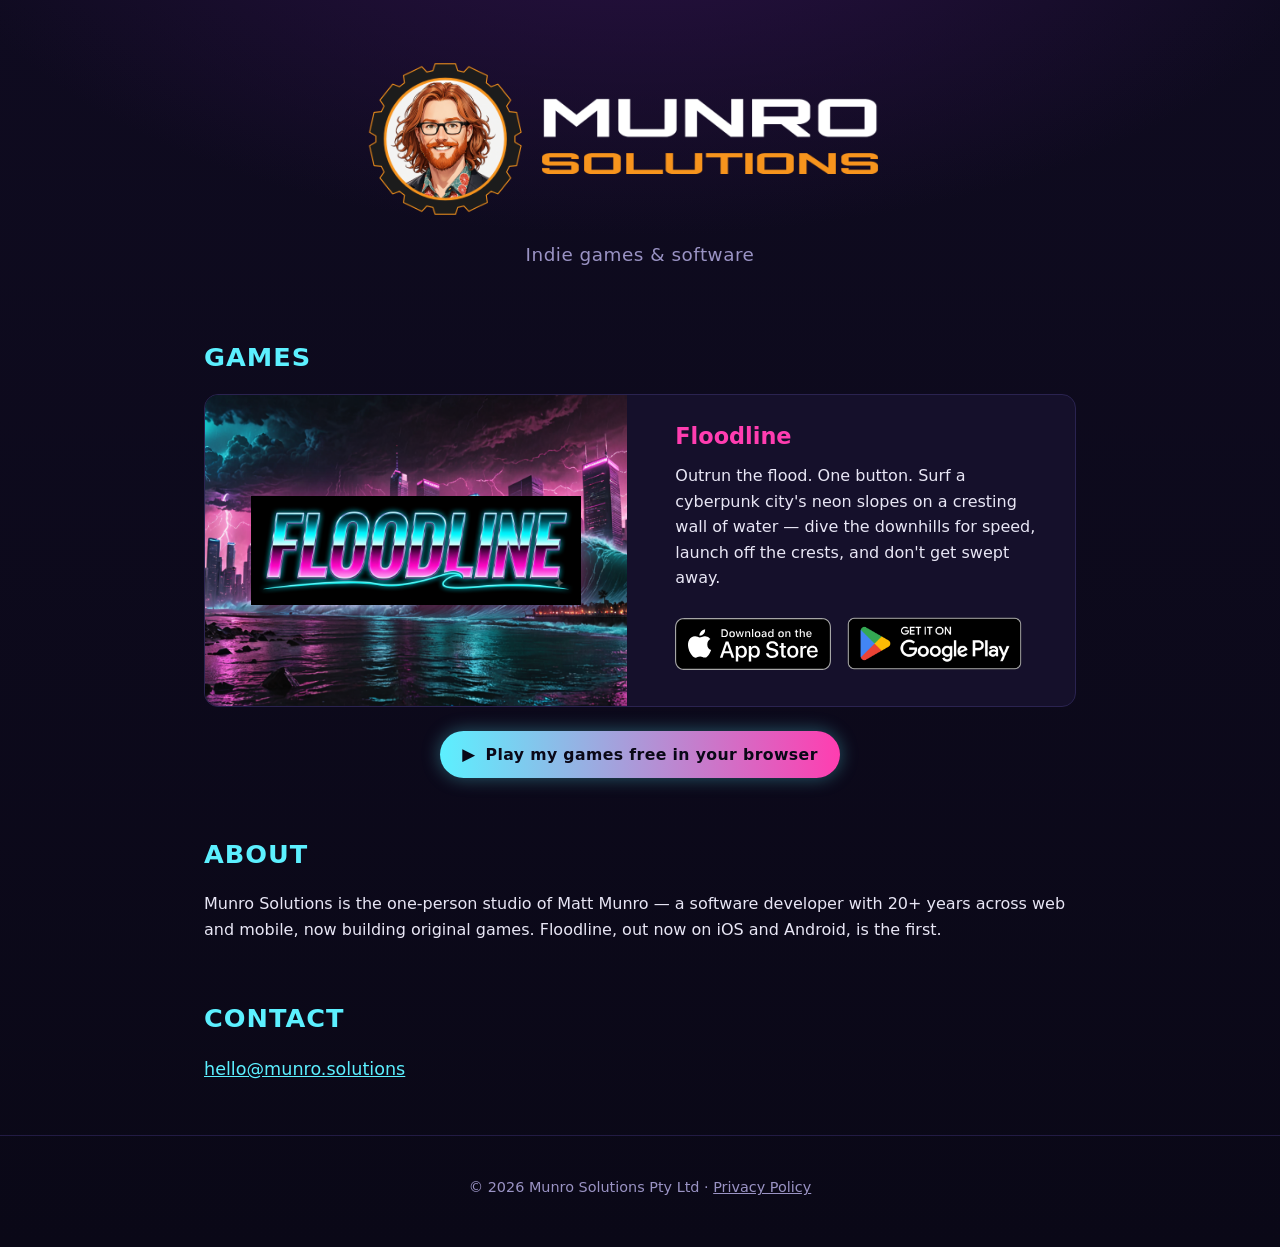
<file: index.html>
<!DOCTYPE html>
<html lang="en">
<head>
  <meta charset="UTF-8">
  <meta name="viewport" content="width=device-width, initial-scale=1.0">

  <!-- Google Analytics (GA4) -->
  <script async src="https://www.googletagmanager.com/gtag/js?id=G-HDTLFR20N0"></script>
  <script>
    window.dataLayer = window.dataLayer || [];
    function gtag(){dataLayer.push(arguments);}
    gtag('js', new Date());
    gtag('config', 'G-HDTLFR20N0');
  </script>

  <title>Munro Solutions — Indie Games & Software</title>
  <meta name="description" content="Munro Solutions — indie games and software by Matt Munro. Maker of Floodline.">

  <link rel="icon" href="assets/favicon.ico" sizes="any">
  <link rel="icon" type="image/png" sizes="32x32" href="assets/favicon-32.png">
  <link rel="icon" type="image/png" sizes="16x16" href="assets/favicon-16.png">
  <link rel="apple-touch-icon" href="assets/apple-touch-icon.png">

  <meta property="og:type" content="website">
  <meta property="og:url" content="https://munro.solutions">
  <meta property="og:title" content="Munro Solutions — Indie Games & Software">
  <meta property="og:description" content="The one-person indie studio of Matt Munro. Maker of Floodline.">
  <meta property="og:image" content="https://munro.solutions/assets/og.png">
  <meta name="twitter:card" content="summary_large_image">
  <meta name="twitter:title" content="Munro Solutions">
  <meta name="twitter:description" content="Indie games & software by Matt Munro. Maker of Floodline.">
  <meta name="twitter:image" content="https://munro.solutions/assets/og.png">

  <link rel="stylesheet" href="style.css">
</head>
<body>
  <header>
    <img class="logo" src="assets/munro-logo.png" alt="Munro Solutions">
    <p class="tagline">Indie games &amp; software</p>
  </header>

  <main class="wrap">
    <section id="games">
      <h2>Games</h2>
      <div class="game">
        <div class="art" style="background-image:url('assets/floodline-bg.png')">
          <div class="wordmark"><img src="assets/floodline-logo.png" alt="Floodline"></div>
        </div>
        <div class="body">
          <h3>Floodline</h3>
          <p>Outrun the flood. One button. Surf a cyberpunk city's neon slopes on a cresting wall of water — dive the downhills for speed, launch off the crests, and don't get swept away.</p>
          <div class="badges">
            <a class="badge badge-apple" href="https://apps.apple.com/app/id6790124017" target="_blank" rel="noopener">
              <img src="assets/app-store-badge.svg" alt="Download Floodline on the App Store">
            </a>
            <a class="badge badge-play" href="https://play.google.com/store/apps/details?id=com.munrosolutions.floodline" target="_blank" rel="noopener">
              <img src="assets/google-play-badge.png" alt="Get Floodline on Google Play">
            </a>
          </div>
        </div>
      </div>

      <p style="text-align:center;margin-top:24px">
        <a class="cta" href="https://munro.games"><span class="tri">&#9654;</span> Play my games free in your browser</a>
      </p>
    </section>

    <section id="about">
      <h2>About</h2>
      <p class="lead">Munro Solutions is the one-person studio of Matt Munro — a software developer with 20+ years across web and mobile, now building original games. Floodline, out now on iOS and Android, is the first.</p>
    </section>

    <section id="contact" class="contact">
      <h2>Contact</h2>
      <p><a href="mailto:hello@munro.solutions">hello@munro.solutions</a></p>
    </section>
  </main>

  <footer>
    <p>&copy; <span id="year">2026</span> Munro Solutions Pty Ltd &middot; <a href="privacy.html">Privacy Policy</a></p>
  </footer>

  <script>document.getElementById('year').textContent = new Date().getFullYear();</script>
</body>
</html>
</file>
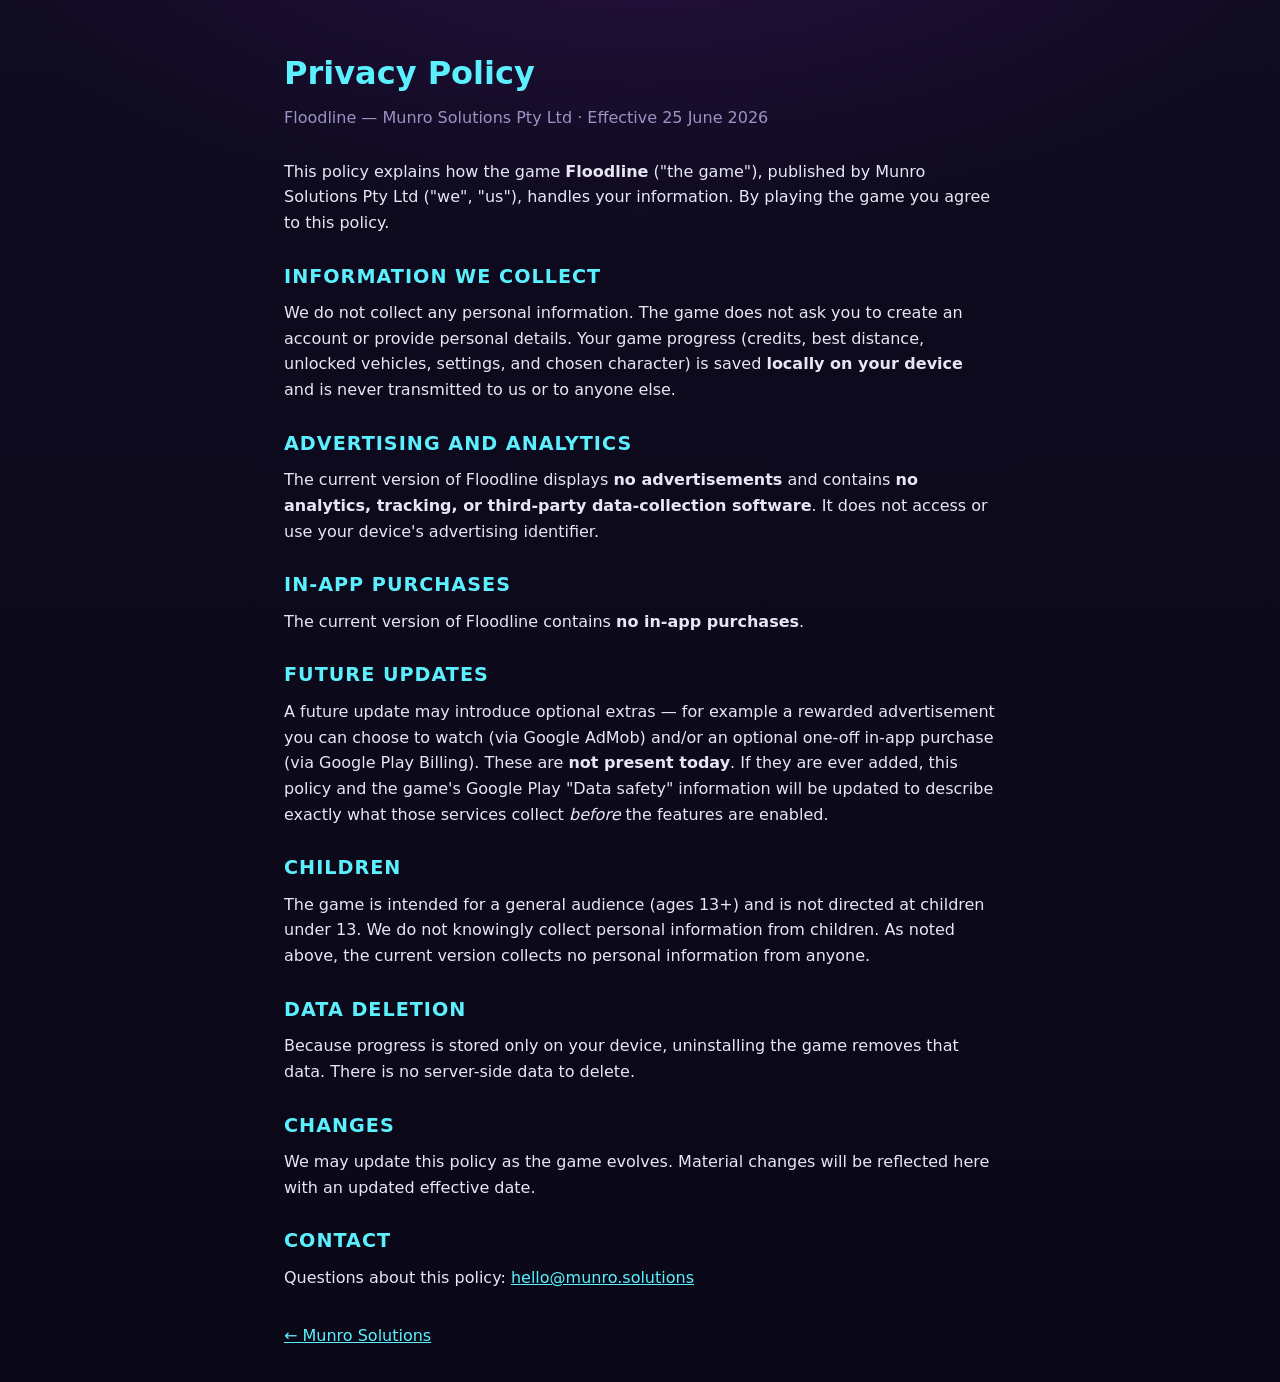
<file: privacy.html>
<!DOCTYPE html>
<html lang="en">
<head>
  <meta charset="UTF-8">
  <meta name="viewport" content="width=device-width, initial-scale=1.0">

  <!-- Google Analytics (GA4) -->
  <script async src="https://www.googletagmanager.com/gtag/js?id=G-HDTLFR20N0"></script>
  <script>
    window.dataLayer = window.dataLayer || [];
    function gtag(){dataLayer.push(arguments);}
    gtag('js', new Date());
    gtag('config', 'G-HDTLFR20N0');
  </script>

  <title>Privacy Policy — Floodline | Munro Solutions</title>
  <link rel="icon" href="assets/favicon.ico" sizes="any">
  <link rel="icon" type="image/png" sizes="32x32" href="assets/favicon-32.png">
  <link rel="apple-touch-icon" href="assets/apple-touch-icon.png">
  <link rel="stylesheet" href="style.css">
  <style>
    .legal { max-width: 760px; margin: 0 auto; padding: 48px 24px 24px; }
    .legal h1 { font-size: 2rem; color: var(--cyan); margin-bottom: 6px; }
    .legal .eff { color: var(--muted); margin-bottom: 28px; }
    .legal h2 { font-size: 1.2rem; margin: 26px 0 8px; }
    .legal p, .legal li { color: var(--text); margin-bottom: 10px; }
    .legal ul { padding-left: 22px; }
    .legal a { color: var(--cyan); }
  </style>
</head>
<body>
  <div class="legal">
    <h1>Privacy Policy</h1>
    <p class="eff">Floodline &mdash; Munro Solutions Pty Ltd &middot; Effective 25 June 2026</p>

    <p>This policy explains how the game <strong>Floodline</strong> ("the game"), published by Munro Solutions Pty Ltd ("we", "us"), handles your information. By playing the game you agree to this policy.</p>

    <h2>Information we collect</h2>
    <p>We do not collect any personal information. The game does not ask you to create an account or provide personal details. Your game progress (credits, best distance, unlocked vehicles, settings, and chosen character) is saved <strong>locally on your device</strong> and is never transmitted to us or to anyone else.</p>

    <h2>Advertising and analytics</h2>
    <p>The current version of Floodline displays <strong>no advertisements</strong> and contains <strong>no analytics, tracking, or third-party data-collection software</strong>. It does not access or use your device's advertising identifier.</p>

    <h2>In-app purchases</h2>
    <p>The current version of Floodline contains <strong>no in-app purchases</strong>.</p>

    <h2>Future updates</h2>
    <p>A future update may introduce optional extras &mdash; for example a rewarded advertisement you can choose to watch (via Google AdMob) and/or an optional one-off in-app purchase (via Google Play Billing). These are <strong>not present today</strong>. If they are ever added, this policy and the game's Google Play "Data safety" information will be updated to describe exactly what those services collect <em>before</em> the features are enabled.</p>

    <h2>Children</h2>
    <p>The game is intended for a general audience (ages 13+) and is not directed at children under 13. We do not knowingly collect personal information from children. As noted above, the current version collects no personal information from anyone.</p>

    <h2>Data deletion</h2>
    <p>Because progress is stored only on your device, uninstalling the game removes that data. There is no server-side data to delete.</p>

    <h2>Changes</h2>
    <p>We may update this policy as the game evolves. Material changes will be reflected here with an updated effective date.</p>

    <h2>Contact</h2>
    <p>Questions about this policy: <a href="mailto:hello@munro.solutions">hello@munro.solutions</a></p>

    <p style="margin-top:32px;"><a href="index.html">&larr; Munro Solutions</a></p>
  </div>
</body>
</html>
</file>
<file: style.css>
:root {
  --bg: #0a0817;
  --bg2: #0f0b20;
  --panel: #15102b;
  --cyan: #5cf0ff;
  --magenta: #ff3db0;
  --text: #e8e6f5;
  --muted: #9a93c4;
}

* { box-sizing: border-box; margin: 0; padding: 0; }

html { scroll-behavior: smooth; }

body {
  font-family: "Segoe UI", system-ui, -apple-system, Roboto, sans-serif;
  background:
    radial-gradient(1200px 600px at 50% -10%, #2a1144 0%, transparent 60%),
    linear-gradient(180deg, var(--bg2) 0%, var(--bg) 100%);
  color: var(--text);
  line-height: 1.6;
  min-height: 100vh;
}

.wrap { max-width: 920px; margin: 0 auto; padding: 0 24px; }

/* header / hero */
header {
  text-align: center;
  padding: 56px 24px 40px;
}
header img.logo { width: min(560px, 88%); height: auto; }
.tagline {
  margin-top: 10px;
  color: var(--muted);
  font-size: 1.15rem;
  letter-spacing: 0.5px;
}

section { padding: 28px 0; }
h2 {
  font-size: 1.6rem;
  color: var(--cyan);
  letter-spacing: 1px;
  text-transform: uppercase;
  margin-bottom: 16px;
}

/* game card */
.game {
  display: flex;
  gap: 24px;
  background: var(--panel);
  border: 1px solid #2a2350;
  border-radius: 14px;
  overflow: hidden;
  align-items: stretch;
}
.game .art {
  flex: 1 1 50%;
  min-height: 220px;
  background-size: cover;
  background-position: center;
  position: relative;
}
.game .art .wordmark {
  position: absolute; inset: 0;
  display: flex; align-items: center; justify-content: center;
}
.game .art .wordmark img { width: 78%; height: auto; filter: drop-shadow(0 0 14px rgba(255,61,176,.5)); }
.game .body { flex: 1 1 50%; padding: 24px; }
.game .body h3 { font-size: 1.4rem; color: var(--magenta); margin-bottom: 8px; }
.game .body p { color: var(--text); margin-bottom: 14px; }

.cta {
  display: inline-flex; align-items: center; gap: 10px;
  font-size: 0.98rem; font-weight: 600; letter-spacing: 0.4px;
  color: #0a0817; text-decoration: none;
  background: linear-gradient(90deg, var(--cyan), var(--magenta));
  border-radius: 999px; padding: 11px 22px;
  box-shadow: 0 0 18px rgba(92, 240, 255, 0.35);
  transition: transform 0.15s ease, box-shadow 0.15s ease;
}
.cta:hover {
  color: #0a0817; transform: translateY(-1px);
  box-shadow: 0 0 26px rgba(255, 61, 176, 0.5);
}
.cta .tri { font-size: 1.05rem; line-height: 1; }

/* Official store badges.
   Both stores forbid altering their badge art, so these are the unmodified assets
   (Apple's SVG from the Marketing Tools, Google's generic PNG) and we only scale them.

   The two have different geometry: Google's PNG bakes its mandated clear space INTO the
   image (file is 1.488x taller than the artwork inside it), while Apple's SVG has none.
   Matching the two files on height would therefore render Apple's badge visibly smaller —
   which breaks Apple's rule that its badge must never appear smaller than another store's.
   So the Play badge is scaled by that 1.488 factor, leaving the two artworks equal. */
.badges { display: flex; align-items: center; gap: 14px; flex-wrap: wrap; }
.badge { display: inline-block; transition: transform 0.15s ease, opacity 0.15s ease; }
.badge:hover { transform: translateY(-1px); opacity: 0.85; }
.badge img { display: block; height: 100%; width: auto; }
.badge-apple { height: 52px; }          /* artwork height */
.badge-play { height: 77px; }           /* 52 x 1.488 -> same artwork height, padding absorbed */
.badge-play img { margin-left: -10px; } /* pull back Google's baked-in left padding */

p.lead { color: var(--text); }
a { color: var(--cyan); }
a:hover { color: var(--magenta); }

.contact a { font-size: 1.1rem; }

footer {
  text-align: center;
  color: var(--muted);
  font-size: 0.9rem;
  padding: 40px 24px 48px;
  border-top: 1px solid #221b44;
  margin-top: 24px;
}
footer a { color: var(--muted); }

@media (max-width: 640px) {
  .game { flex-direction: column; }
  .game .art { min-height: 180px; }
  header { padding-top: 40px; }
}
</file>
